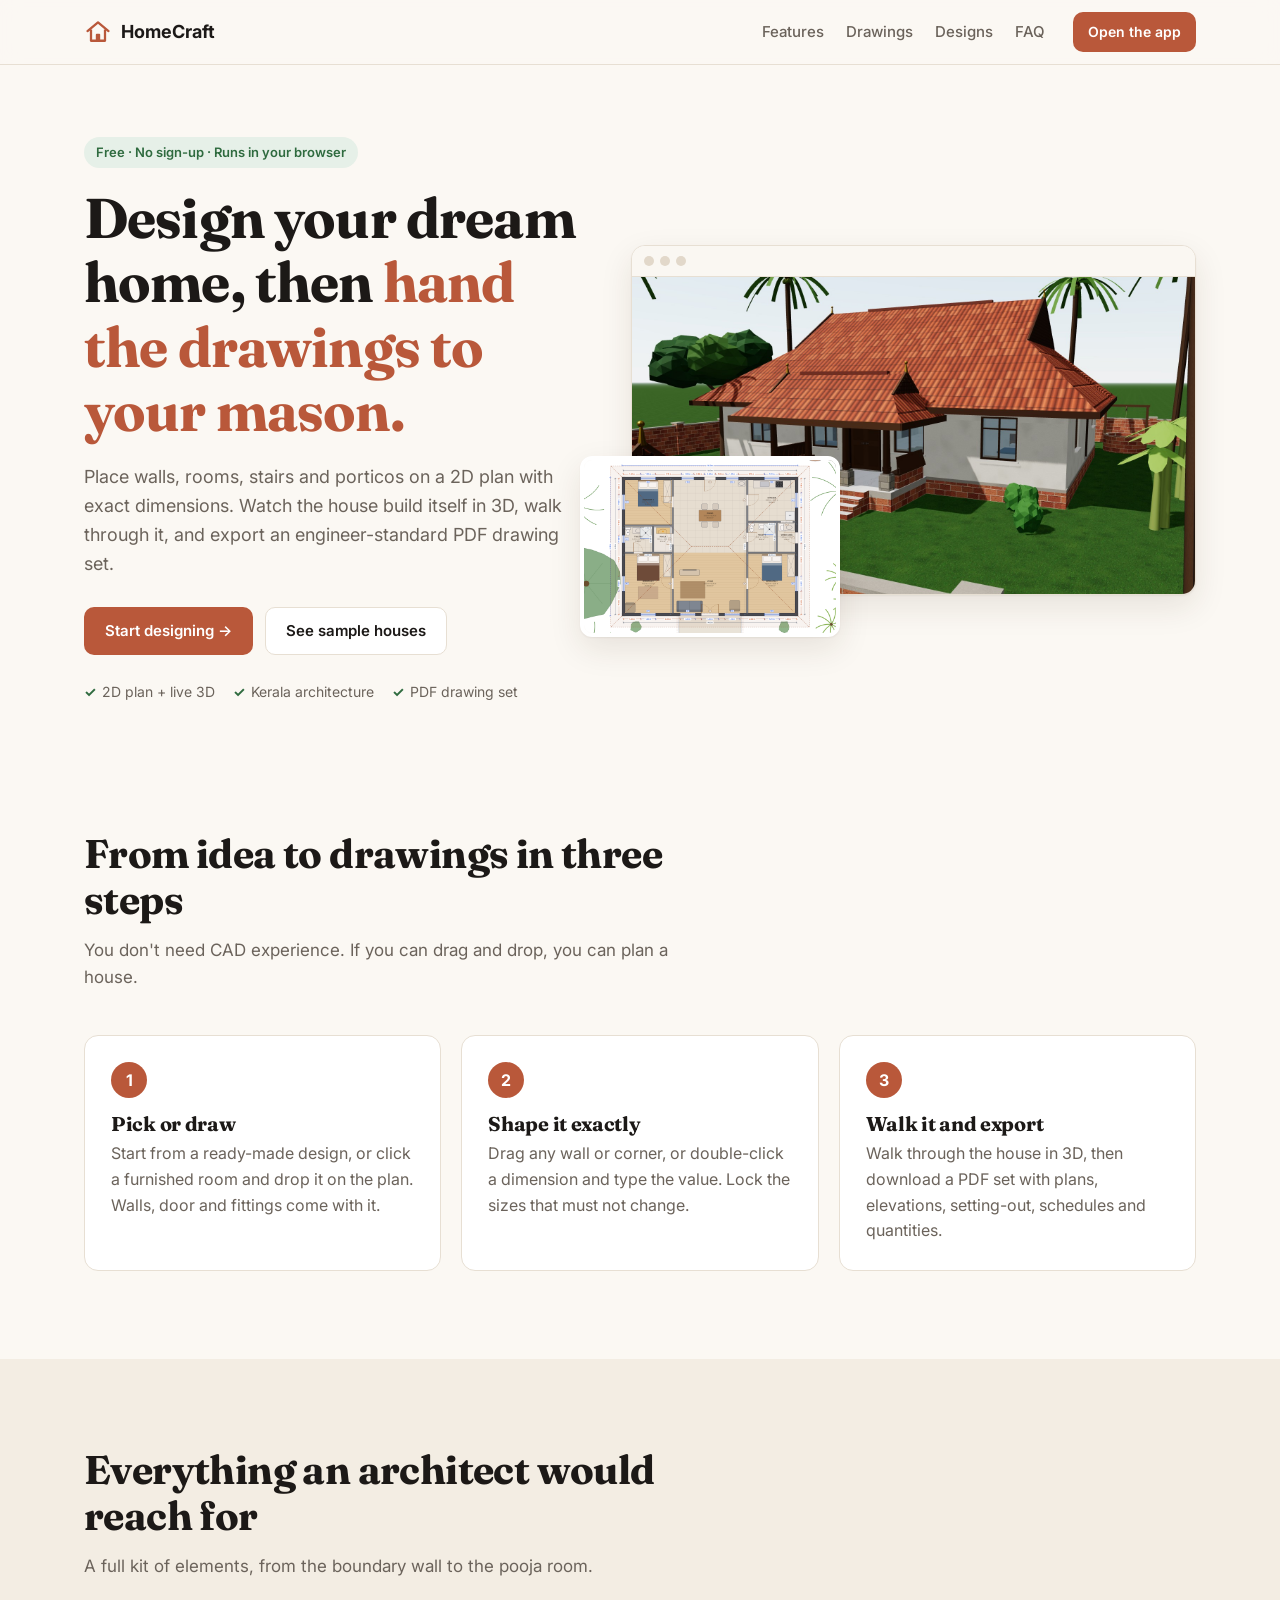
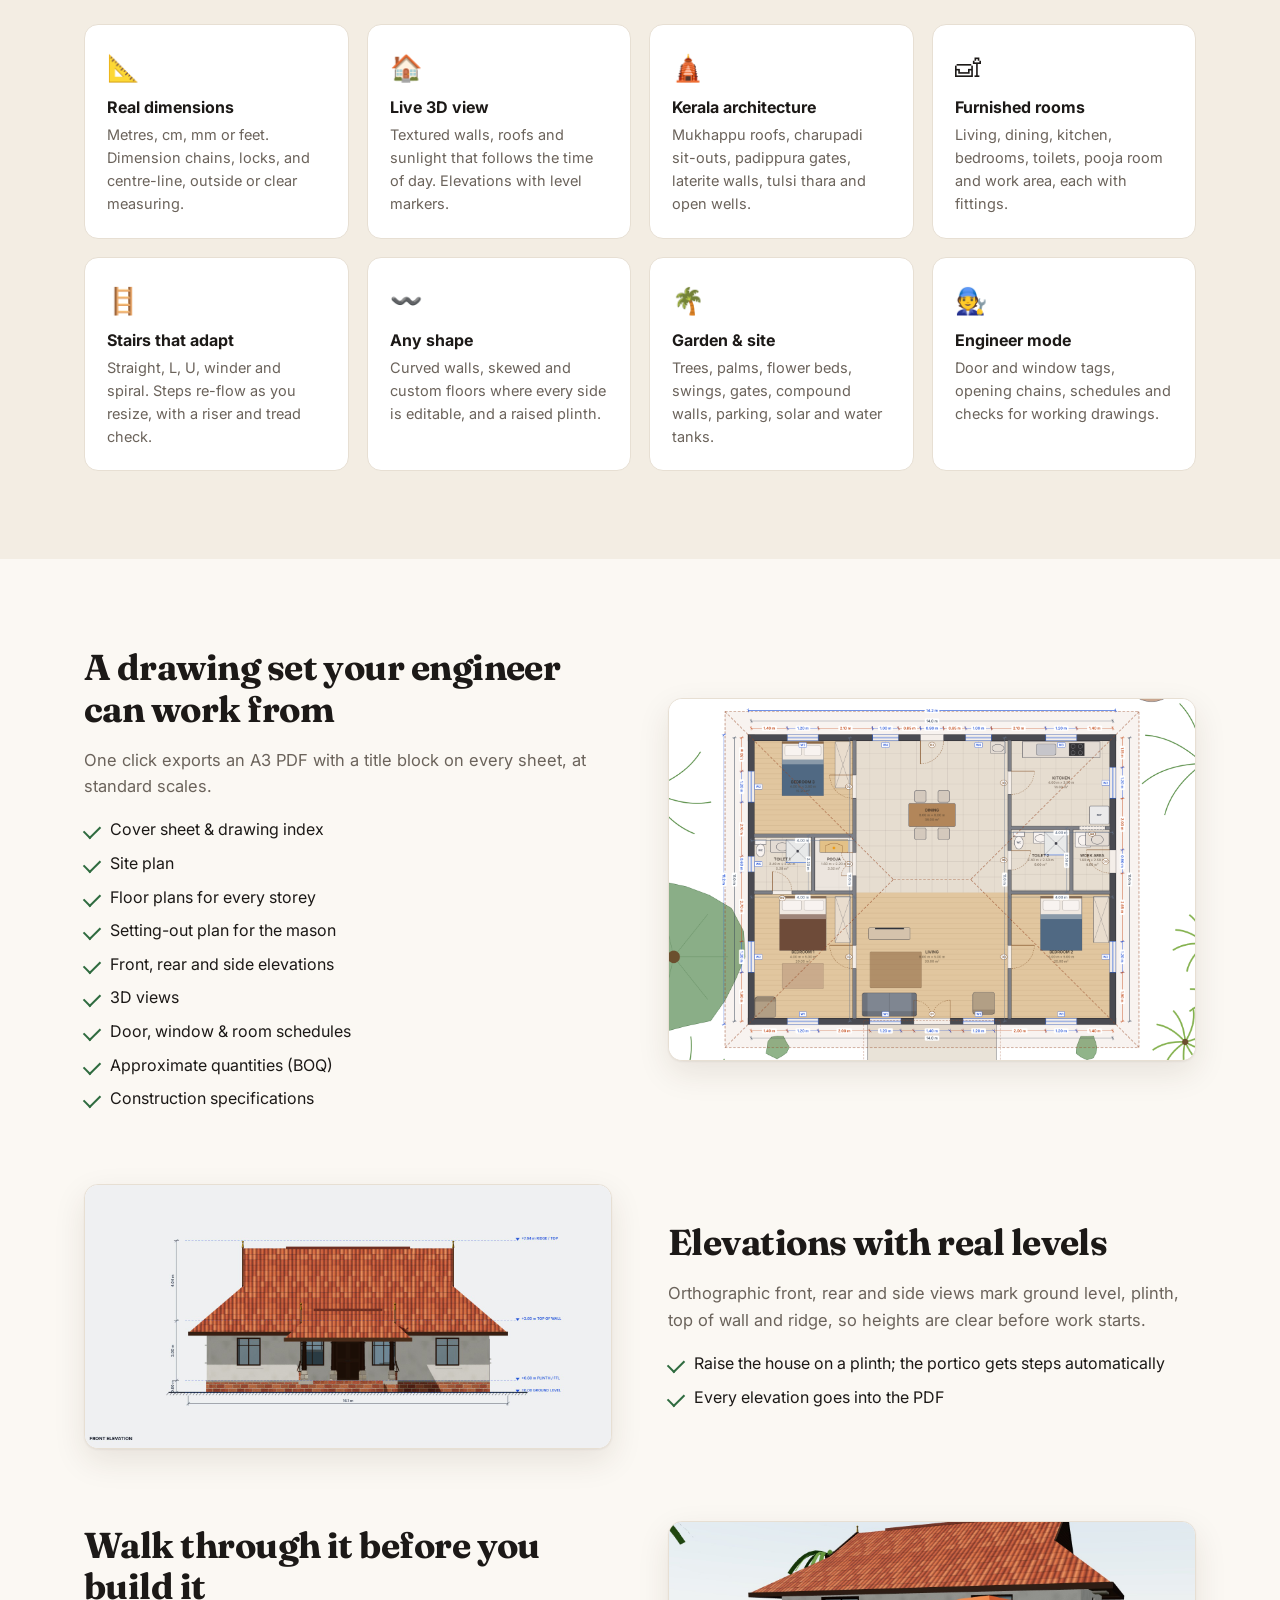
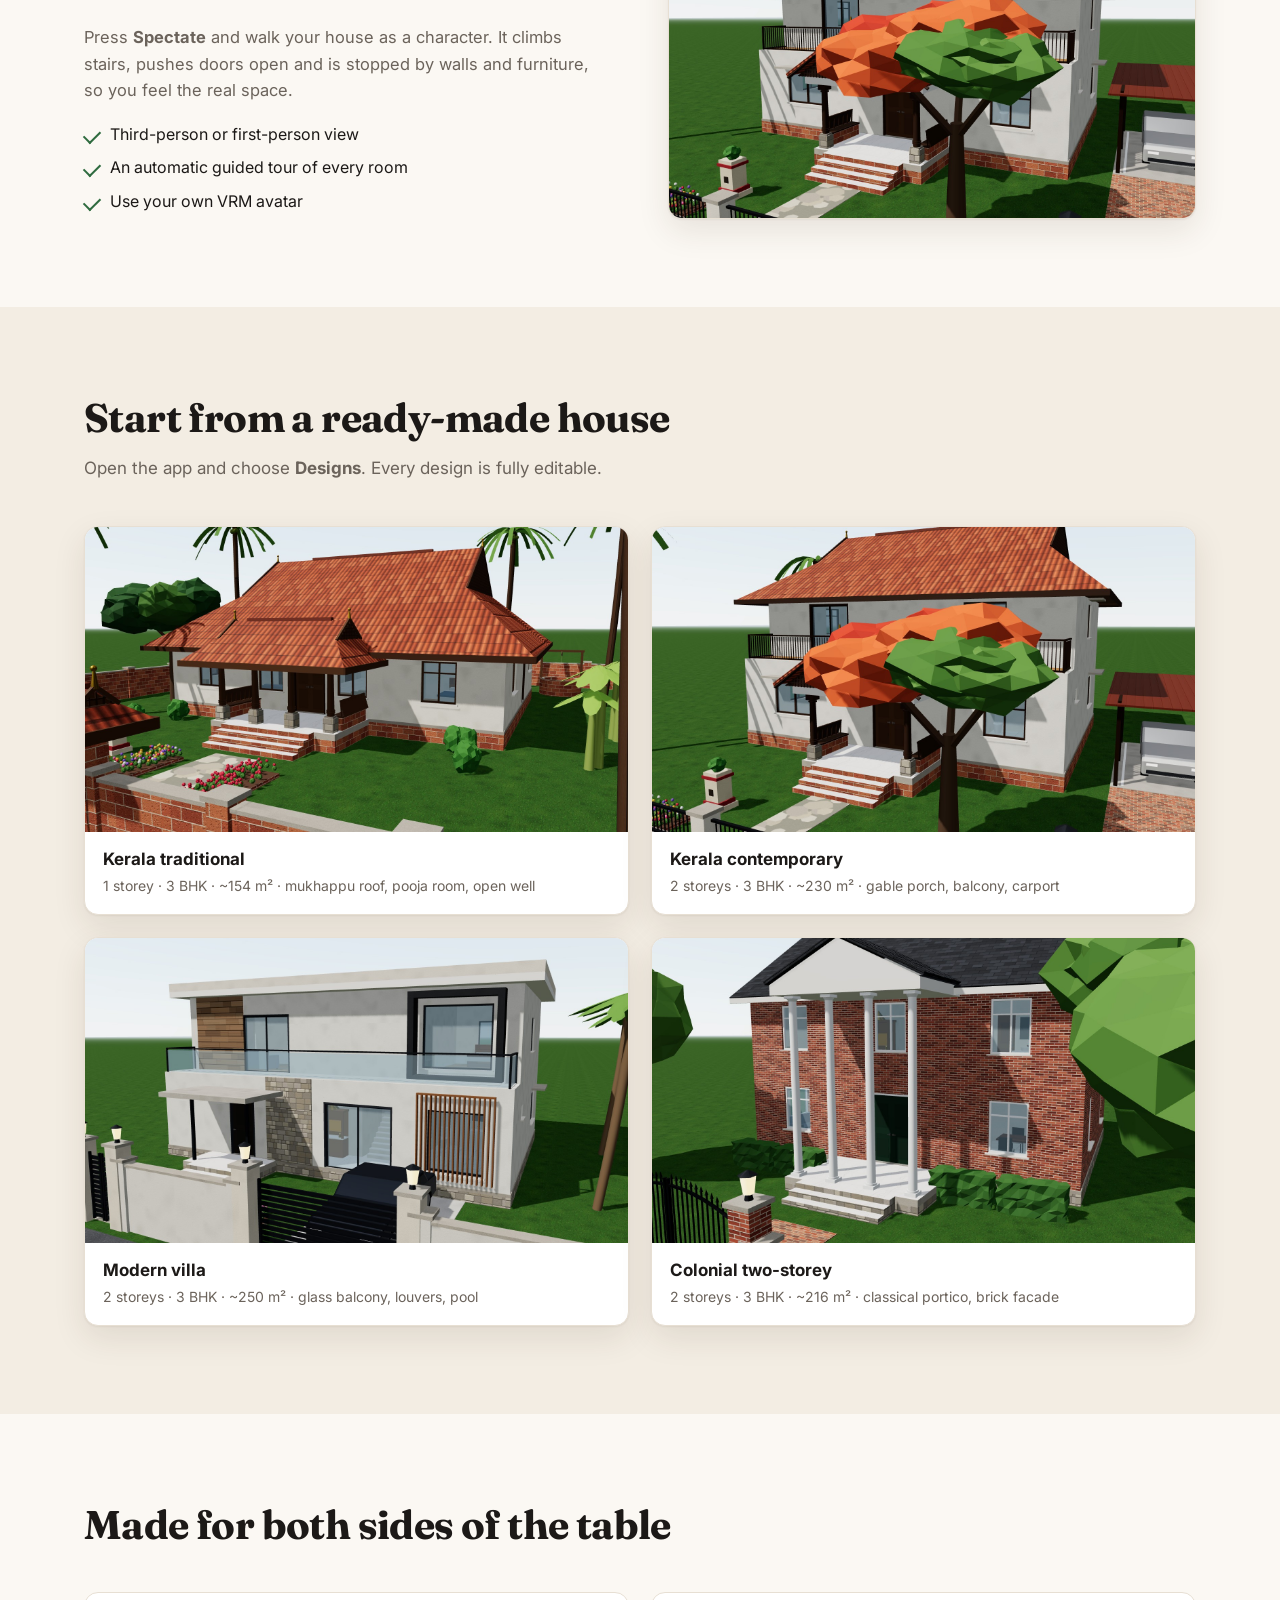
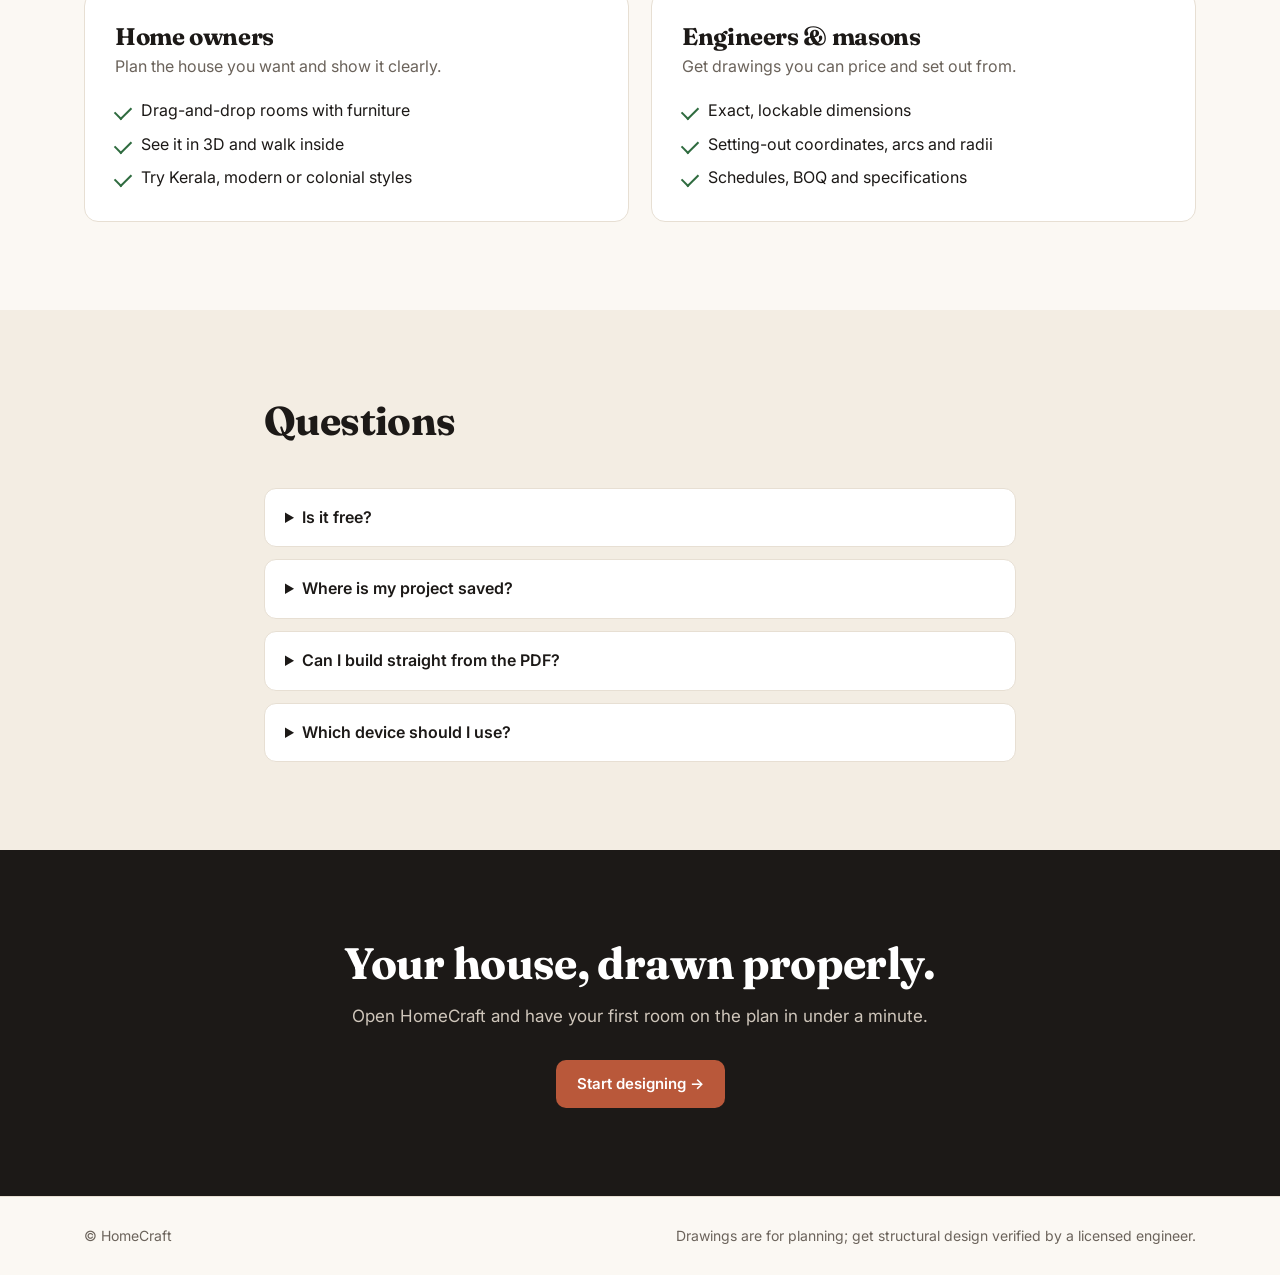
<file: index.html>
<!doctype html>
<html lang="en">
<head>
  <meta charset="utf-8">
  <meta name="viewport" content="width=device-width, initial-scale=1">
  <title>HomeCraft · Free 2D & 3D House Designer</title>
  <meta name="description" content="Design your house in 2D and 3D, walk through it, and export an engineer-standard PDF drawing set for your mason. Free, no sign-up, runs in your browser.">
  <meta property="og:title" content="HomeCraft · Free 2D & 3D House Designer">
  <meta property="og:description" content="Pick-and-place house design with real dimensions, Kerala architecture, a walkable 3D tour and a PDF drawing set.">
  <meta property="og:image" content="assets/shots/kerala-traditional.jpg">
  <link rel="icon" href="data:image/svg+xml,%3Csvg xmlns='http://www.w3.org/2000/svg' viewBox='0 0 32 32'%3E%3Cpath d='M4 15L16 5l12 10' fill='none' stroke='%23b9583a' stroke-width='3' stroke-linecap='round' stroke-linejoin='round'/%3E%3Cpath d='M8 13v13h16V13' fill='none' stroke='%23b9583a' stroke-width='3' stroke-linejoin='round'/%3E%3Crect x='13.5' y='18' width='5' height='8' rx='1' fill='%23b9583a'/%3E%3C/svg%3E">
  <link rel="preconnect" href="https://fonts.googleapis.com">
  <link rel="preconnect" href="https://fonts.gstatic.com" crossorigin>
  <link href="https://fonts.googleapis.com/css2?family=Fraunces:opsz,wght@9..144,600;9..144,700&family=Inter:wght@400;500;600;700&display=swap" rel="stylesheet">
  <style>
    :root {
      --bg: #fbf8f3; --bg-2: #f3ede3; --card: #ffffff; --ink: #1c1917; --muted: #6b635b; --line: #e7dfd3;
      --terra: #b9583a; --terra-d: #96432a; --leaf: #2f6b3f; --blue: #2563eb;
      --r: 14px; --shadow: 0 1px 2px rgba(60, 40, 20, .06), 0 12px 32px rgba(60, 40, 20, .10);
    }
    * { box-sizing: border-box; }
    html { scroll-behavior: smooth; }
    body { margin: 0; font-family: Inter, system-ui, -apple-system, Segoe UI, sans-serif; color: var(--ink); background: var(--bg); line-height: 1.6; -webkit-font-smoothing: antialiased; }
    img { max-width: 100%; height: auto; display: block; }
    a { color: inherit; }
    h1, h2, h3 { font-family: Fraunces, Georgia, serif; line-height: 1.15; letter-spacing: -.015em; margin: 0; }
    .wrap { max-width: 1160px; margin: 0 auto; padding: 0 24px; }

    /* nav */
    nav { position: sticky; top: 0; z-index: 10; background: rgba(251, 248, 243, .88); backdrop-filter: blur(10px); border-bottom: 1px solid var(--line); }
    nav .wrap { display: flex; align-items: center; gap: 28px; height: 64px; }
    .logo { display: flex; align-items: center; gap: 9px; font-weight: 700; font-size: 18px; text-decoration: none; }
    .logo svg { width: 28px; height: 28px; color: var(--terra); }
    .links { display: flex; gap: 22px; margin-left: auto; }
    .links a { text-decoration: none; color: var(--muted); font-weight: 500; font-size: 15px; }
    .links a:hover { color: var(--ink); }
    .btn { display: inline-flex; align-items: center; gap: 8px; padding: 11px 20px; border-radius: 10px; font-weight: 600; font-size: 15px; text-decoration: none; border: 1px solid transparent; transition: background .15s, transform .15s; }
    .btn:active { transform: translateY(1px); }
    .btn.primary { background: var(--terra); color: #fff; }
    .btn.primary:hover { background: var(--terra-d); }
    .btn.ghost { border-color: var(--line); background: var(--card); }
    .btn.ghost:hover { border-color: #d6cab8; }
    .btn.small { padding: 8px 14px; font-size: 14px; }

    /* hero */
    .hero { padding: 72px 0 40px; }
    .hero .wrap { display: grid; grid-template-columns: 1fr 1.15fr; gap: 56px; align-items: center; }
    .eyebrow { display: inline-block; font-size: 13px; font-weight: 600; color: var(--leaf); background: #e6f0e8; padding: 5px 12px; border-radius: 99px; margin-bottom: 18px; }
    .hero h1 { font-size: clamp(36px, 5vw, 56px); }
    .hero h1 em { font-style: normal; color: var(--terra); }
    .hero p.lead { font-size: 18px; color: var(--muted); margin: 20px 0 28px; max-width: 34em; }
    .cta { display: flex; gap: 12px; flex-wrap: wrap; }
    .chips { display: flex; gap: 18px; flex-wrap: wrap; margin-top: 26px; font-size: 14px; color: var(--muted); }
    .chips span::before { content: "✓"; color: var(--leaf); font-weight: 700; margin-right: 6px; }
    .frame { background: var(--card); border-radius: var(--r); box-shadow: var(--shadow); border: 1px solid var(--line); overflow: hidden; }
    .frame .bar { display: flex; gap: 6px; padding: 10px 12px; border-bottom: 1px solid var(--line); background: #faf7f2; }
    .frame .bar i { width: 10px; height: 10px; border-radius: 50%; background: #e2d8ca; }
    .hero-shot { position: relative; }
    .hero-shot .plan { position: absolute; width: 46%; left: -9%; bottom: -12%; border-radius: 12px; box-shadow: var(--shadow); border: 4px solid #fff; background: #fff; }

    section { padding: 88px 0; }
    .sec-h { max-width: 640px; margin-bottom: 44px; }
    .sec-h h2 { font-size: clamp(28px, 3.6vw, 40px); }
    .sec-h p { color: var(--muted); font-size: 17px; margin: 14px 0 0; }
    .alt { background: var(--bg-2); }

    /* steps */
    .steps { display: grid; grid-template-columns: repeat(3, 1fr); gap: 20px; counter-reset: s; }
    .step { background: var(--card); border: 1px solid var(--line); border-radius: var(--r); padding: 26px; }
    .step::before { counter-increment: s; content: counter(s); display: grid; place-items: center; width: 36px; height: 36px; border-radius: 50%; background: var(--terra); color: #fff; font-weight: 700; margin-bottom: 14px; }
    .step h3 { font-size: 20px; margin-bottom: 6px; }
    .step p { margin: 0; color: var(--muted); }

    /* features */
    .grid { display: grid; grid-template-columns: repeat(4, 1fr); gap: 18px; }
    .feat { background: var(--card); border: 1px solid var(--line); border-radius: var(--r); padding: 22px; }
    .feat .ic { font-size: 26px; margin-bottom: 10px; }
    .feat h3 { font-family: Inter, sans-serif; font-size: 16px; font-weight: 700; letter-spacing: 0; margin-bottom: 6px; }
    .feat p { margin: 0; font-size: 14.5px; color: var(--muted); }

    /* split rows */
    .row { display: grid; grid-template-columns: 1fr 1fr; gap: 56px; align-items: center; }
    .row + .row { margin-top: 72px; }
    .row.flip > :first-child { order: 2; }
    .row h2 { font-size: clamp(26px, 3.2vw, 36px); margin-bottom: 14px; }
    .row p { color: var(--muted); font-size: 16.5px; }
    ul.ticks { list-style: none; padding: 0; margin: 18px 0 0; display: grid; gap: 8px; }
    ul.ticks li { padding-left: 26px; position: relative; }
    ul.ticks li::before { content: ""; position: absolute; left: 0; top: .5em; width: 14px; height: 8px; border-left: 2.5px solid var(--leaf); border-bottom: 2.5px solid var(--leaf); transform: rotate(-45deg); }
    .sheets { columns: 2; gap: 24px; }

    /* designs */
    .designs { display: grid; grid-template-columns: repeat(2, 1fr); gap: 22px; }
    .design { margin: 0; }
    .design img { aspect-ratio: 16 / 9; object-fit: cover; width: 100%; }
    .design figcaption { padding: 14px 18px 16px; }
    .design b { font-size: 17px; }
    .design small { display: block; color: var(--muted); font-size: 14px; margin-top: 2px; }

    /* audience */
    .two { display: grid; grid-template-columns: 1fr 1fr; gap: 22px; }
    .aud { background: var(--card); border: 1px solid var(--line); border-radius: var(--r); padding: 30px; }
    .aud h3 { font-size: 24px; margin-bottom: 4px; }
    .aud > p { color: var(--muted); margin: 0; }

    /* faq */
    details { background: var(--card); border: 1px solid var(--line); border-radius: 12px; padding: 16px 20px; }
    details + details { margin-top: 12px; }
    summary { cursor: pointer; font-weight: 600; font-size: 16px; }
    details p { color: var(--muted); margin: 10px 0 0; }

    .final { text-align: center; background: var(--ink); color: #fff; }
    .final h2 { font-size: clamp(30px, 4vw, 44px); }
    .final p { color: #cfc6bb; font-size: 17px; margin: 14px auto 30px; max-width: 34em; }
    footer { padding: 28px 0; font-size: 14px; color: var(--muted); border-top: 1px solid var(--line); }
    footer .wrap { display: flex; gap: 16px; flex-wrap: wrap; justify-content: space-between; }

    @media (max-width: 960px) {
      .grid { grid-template-columns: repeat(2, 1fr); }
      .hero .wrap, .row { grid-template-columns: 1fr; gap: 36px; }
      .row.flip > :first-child { order: 0; }
      .hero-shot .plan { display: none; }
      .steps { grid-template-columns: 1fr; }
    }
    @media (max-width: 640px) {
      .wrap { padding: 0 16px; }
      .links { display: none; }
      nav .btn { margin-left: auto; }
      .hero { padding-top: 44px; }
      section { padding: 64px 0; }
      .grid, .designs, .two { grid-template-columns: 1fr; }
      .sheets { columns: 1; }
    }
  </style>
</head>
<body>
  <nav>
    <div class="wrap">
      <a class="logo" href="./">
        <svg viewBox="0 0 32 32" aria-hidden="true"><path d="M4 15L16 5l12 10" fill="none" stroke="currentColor" stroke-width="2.6" stroke-linecap="round" stroke-linejoin="round"/><path d="M8 13v13h16V13" fill="none" stroke="currentColor" stroke-width="2.6" stroke-linejoin="round"/><rect x="13.5" y="18" width="5" height="8" rx="1" fill="currentColor"/></svg>
        HomeCraft
      </a>
      <div class="links">
        <a href="#features">Features</a>
        <a href="#drawings">Drawings</a>
        <a href="#designs">Designs</a>
        <a href="#faq">FAQ</a>
      </div>
      <a class="btn primary small" href="app.html">Open the app</a>
    </div>
  </nav>

  <header class="hero">
    <div class="wrap">
      <div>
        <span class="eyebrow">Free · No sign-up · Runs in your browser</span>
        <h1>Design your dream home, then <em>hand the drawings to your mason.</em></h1>
        <p class="lead">Place walls, rooms, stairs and porticos on a 2D plan with exact dimensions. Watch the house build itself in 3D, walk through it, and export an engineer-standard PDF drawing set.</p>
        <div class="cta">
          <a class="btn primary" href="app.html">Start designing →</a>
          <a class="btn ghost" href="#designs">See sample houses</a>
        </div>
        <div class="chips"><span>2D plan + live 3D</span><span>Kerala architecture</span><span>PDF drawing set</span></div>
      </div>
      <div class="hero-shot">
        <div class="frame"><div class="bar"><i></i><i></i><i></i></div>
          <img src="assets/shots/kerala-traditional.jpg" width="1600" height="900" alt="3D view of a Kerala traditional house with a clay-tiled roof, sit-out and coconut palms, designed in HomeCraft">
        </div>
        <img class="plan" src="assets/shots/plan.png" width="1600" height="1100" alt="Dimensioned 2D floor plan of the same house">
      </div>
    </div>
  </header>

  <section>
    <div class="wrap">
      <div class="sec-h"><h2>From idea to drawings in three steps</h2><p>You don't need CAD experience. If you can drag and drop, you can plan a house.</p></div>
      <div class="steps">
        <div class="step"><h3>Pick or draw</h3><p>Start from a ready-made design, or click a furnished room and drop it on the plan. Walls, door and fittings come with it.</p></div>
        <div class="step"><h3>Shape it exactly</h3><p>Drag any wall or corner, or double-click a dimension and type the value. Lock the sizes that must not change.</p></div>
        <div class="step"><h3>Walk it and export</h3><p>Walk through the house in 3D, then download a PDF set with plans, elevations, setting-out, schedules and quantities.</p></div>
      </div>
    </div>
  </section>

  <section class="alt" id="features">
    <div class="wrap">
      <div class="sec-h"><h2>Everything an architect would reach for</h2><p>A full kit of elements, from the boundary wall to the pooja room.</p></div>
      <div class="grid">
        <div class="feat"><div class="ic">📐</div><h3>Real dimensions</h3><p>Metres, cm, mm or feet. Dimension chains, locks, and centre-line, outside or clear measuring.</p></div>
        <div class="feat"><div class="ic">🏠</div><h3>Live 3D view</h3><p>Textured walls, roofs and sunlight that follows the time of day. Elevations with level markers.</p></div>
        <div class="feat"><div class="ic">🛕</div><h3>Kerala architecture</h3><p>Mukhappu roofs, charupadi sit-outs, padippura gates, laterite walls, tulsi thara and open wells.</p></div>
        <div class="feat"><div class="ic">🛋</div><h3>Furnished rooms</h3><p>Living, dining, kitchen, bedrooms, toilets, pooja room and work area, each with fittings.</p></div>
        <div class="feat"><div class="ic">🪜</div><h3>Stairs that adapt</h3><p>Straight, L, U, winder and spiral. Steps re-flow as you resize, with a riser and tread check.</p></div>
        <div class="feat"><div class="ic">〰️</div><h3>Any shape</h3><p>Curved walls, skewed and custom floors where every side is editable, and a raised plinth.</p></div>
        <div class="feat"><div class="ic">🌴</div><h3>Garden & site</h3><p>Trees, palms, flower beds, swings, gates, compound walls, parking, solar and water tanks.</p></div>
        <div class="feat"><div class="ic">🧑‍🔧</div><h3>Engineer mode</h3><p>Door and window tags, opening chains, schedules and checks for working drawings.</p></div>
      </div>
    </div>
  </section>

  <section id="drawings">
    <div class="wrap">
      <div class="row">
        <div>
          <h2>A drawing set your engineer can work from</h2>
          <p>One click exports an A3 PDF with a title block on every sheet, at standard scales.</p>
          <ul class="ticks sheets">
            <li>Cover sheet & drawing index</li><li>Site plan</li><li>Floor plans for every storey</li><li>Setting-out plan for the mason</li>
            <li>Front, rear and side elevations</li><li>3D views</li><li>Door, window & room schedules</li><li>Approximate quantities (BOQ)</li><li>Construction specifications</li>
          </ul>
        </div>
        <div class="frame"><img src="assets/shots/plan.png" width="1600" height="1100" loading="lazy" alt="Floor plan with room sizes, door and window tags and dimension chains"></div>
      </div>
      <div class="row flip">
        <div>
          <h2>Elevations with real levels</h2>
          <p>Orthographic front, rear and side views mark ground level, plinth, top of wall and ridge, so heights are clear before work starts.</p>
          <ul class="ticks">
            <li>Raise the house on a plinth; the portico gets steps automatically</li>
            <li>Every elevation goes into the PDF</li>
          </ul>
        </div>
        <div class="frame"><img src="assets/shots/elevation.jpg" width="1600" height="800" loading="lazy" alt="Front elevation with ground, plinth, wall-top and ridge levels"></div>
      </div>
      <div class="row">
        <div>
          <h2>Walk through it before you build it</h2>
          <p>Press <b>Spectate</b> and walk your house as a character. It climbs stairs, pushes doors open and is stopped by walls and furniture, so you feel the real space.</p>
          <ul class="ticks">
            <li>Third-person or first-person view</li>
            <li>An automatic guided tour of every room</li>
            <li>Use your own VRM avatar</li>
          </ul>
        </div>
        <div class="frame"><img src="assets/shots/kerala-contemporary.jpg" width="1600" height="900" loading="lazy" alt="Two-storey Kerala contemporary house in 3D"></div>
      </div>
    </div>
  </section>

  <section class="alt" id="designs">
    <div class="wrap">
      <div class="sec-h"><h2>Start from a ready-made house</h2><p>Open the app and choose <b>Designs</b>. Every design is fully editable.</p></div>
      <div class="designs">
        <figure class="design frame"><img src="assets/shots/kerala-traditional.jpg" width="1600" height="900" loading="lazy" alt="Kerala traditional design"><figcaption><b>Kerala traditional</b><small>1 storey · 3 BHK · ~154 m² · mukhappu roof, pooja room, open well</small></figcaption></figure>
        <figure class="design frame"><img src="assets/shots/kerala-contemporary.jpg" width="1600" height="900" loading="lazy" alt="Kerala contemporary design"><figcaption><b>Kerala contemporary</b><small>2 storeys · 3 BHK · ~230 m² · gable porch, balcony, carport</small></figcaption></figure>
        <figure class="design frame"><img src="assets/shots/modern-villa.jpg" width="1600" height="900" loading="lazy" alt="Modern villa design"><figcaption><b>Modern villa</b><small>2 storeys · 3 BHK · ~250 m² · glass balcony, louvers, pool</small></figcaption></figure>
        <figure class="design frame"><img src="assets/shots/colonial.jpg" width="1600" height="900" loading="lazy" alt="Colonial two-storey design"><figcaption><b>Colonial two-storey</b><small>2 storeys · 3 BHK · ~216 m² · classical portico, brick facade</small></figcaption></figure>
      </div>
    </div>
  </section>

  <section>
    <div class="wrap">
      <div class="sec-h"><h2>Made for both sides of the table</h2></div>
      <div class="two">
        <div class="aud"><h3>Home owners</h3><p>Plan the house you want and show it clearly.</p>
          <ul class="ticks"><li>Drag-and-drop rooms with furniture</li><li>See it in 3D and walk inside</li><li>Try Kerala, modern or colonial styles</li></ul></div>
        <div class="aud"><h3>Engineers & masons</h3><p>Get drawings you can price and set out from.</p>
          <ul class="ticks"><li>Exact, lockable dimensions</li><li>Setting-out coordinates, arcs and radii</li><li>Schedules, BOQ and specifications</li></ul></div>
      </div>
    </div>
  </section>

  <section class="alt" id="faq">
    <div class="wrap" style="max-width: 800px">
      <div class="sec-h"><h2>Questions</h2></div>
      <details><summary>Is it free?</summary><p>Yes. There's no account, no sign-up and no payment. Open the app and start designing.</p></details>
      <details><summary>Where is my project saved?</summary><p>It autosaves in your own browser on this device. Nothing is uploaded. Use <b>Save</b> to download a .json file you can back up, share, or open on another computer.</p></details>
      <details><summary>Can I build straight from the PDF?</summary><p>The drawings are a strong starting point for your engineer and mason. The structural notes are typical practice only; a licensed structural engineer must check them before construction.</p></details>
      <details><summary>Which device should I use?</summary><p>A laptop or desktop with a mouse works best. Use a recent Chrome, Edge, Firefox or Safari, and keep an internet connection for the 3D view and PDF export.</p></details>
    </div>
  </section>

  <section class="final">
    <div class="wrap">
      <h2>Your house, drawn properly.</h2>
      <p>Open HomeCraft and have your first room on the plan in under a minute.</p>
      <a class="btn primary" href="app.html">Start designing →</a>
    </div>
  </section>

  <footer>
    <div class="wrap"><span>© HomeCraft</span><span>Drawings are for planning; get structural design verified by a licensed engineer.</span></div>
  </footer>
</body>
</html>
</file>
